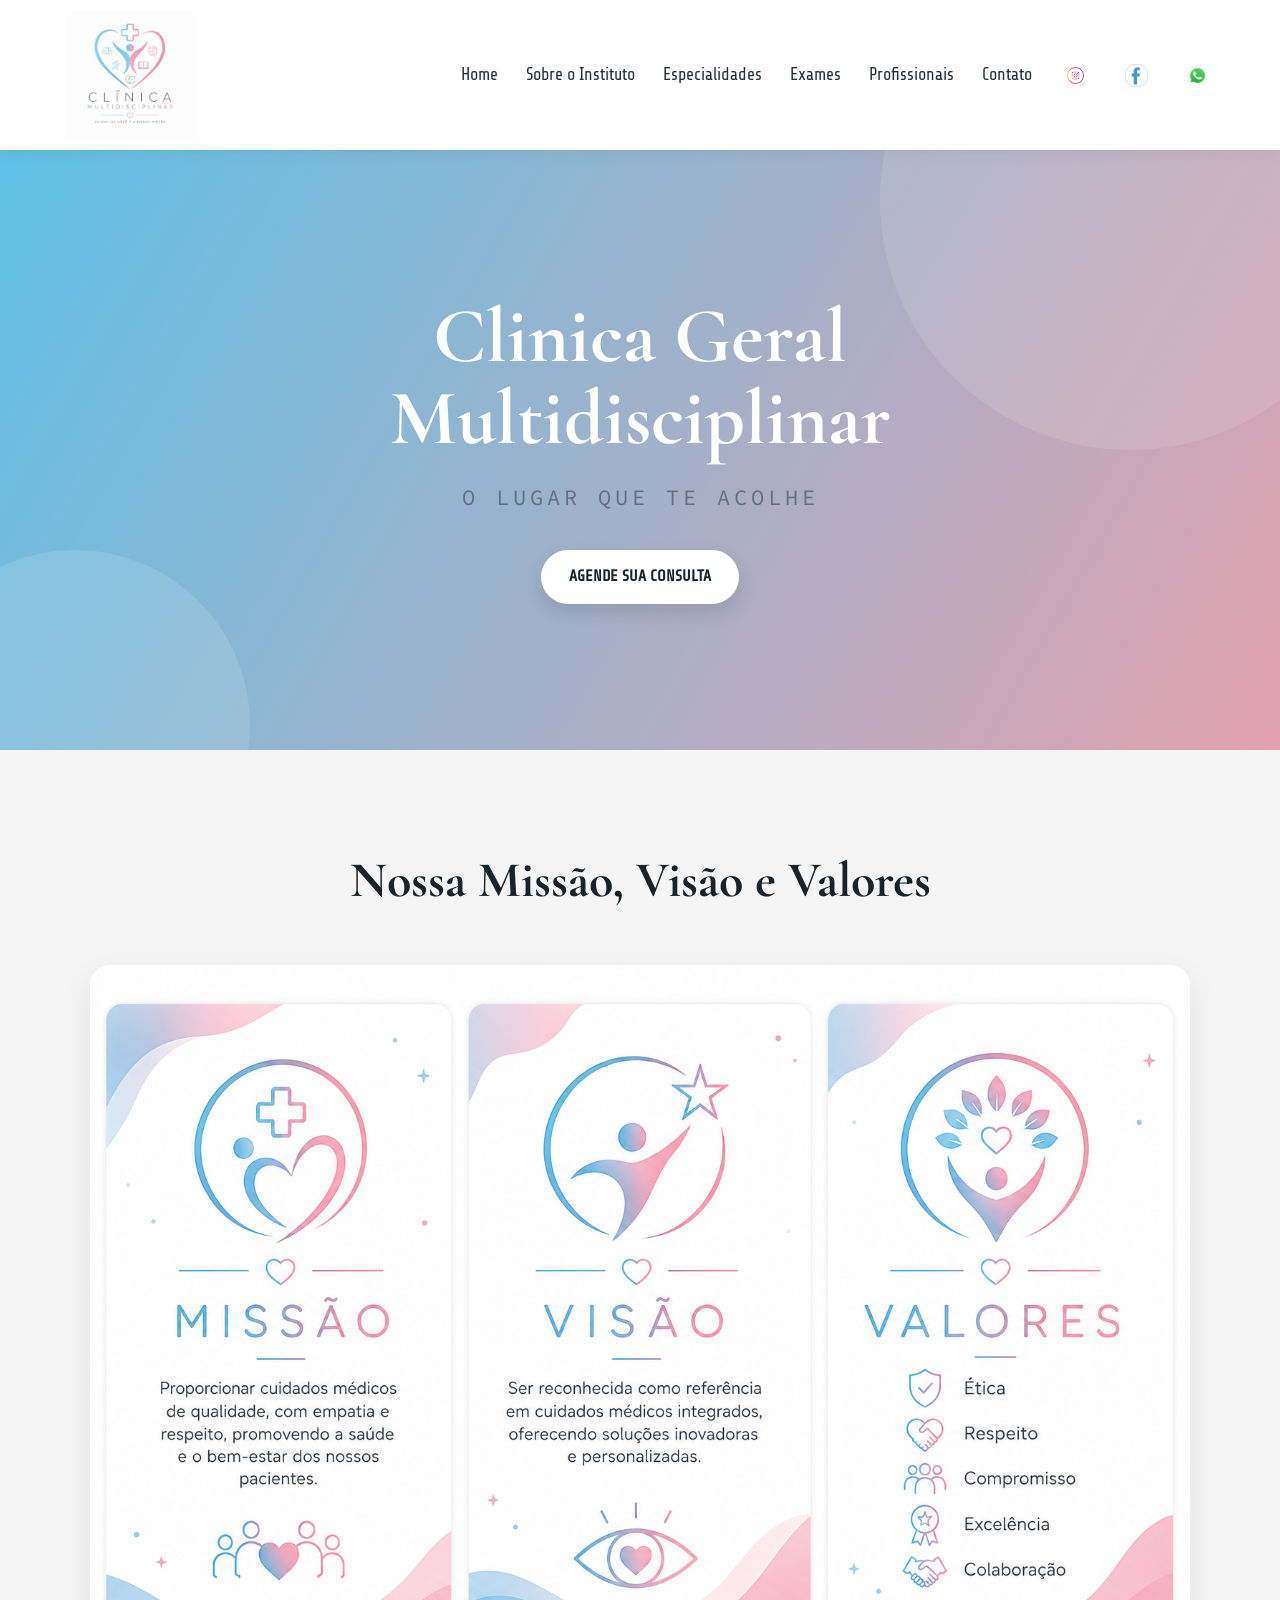
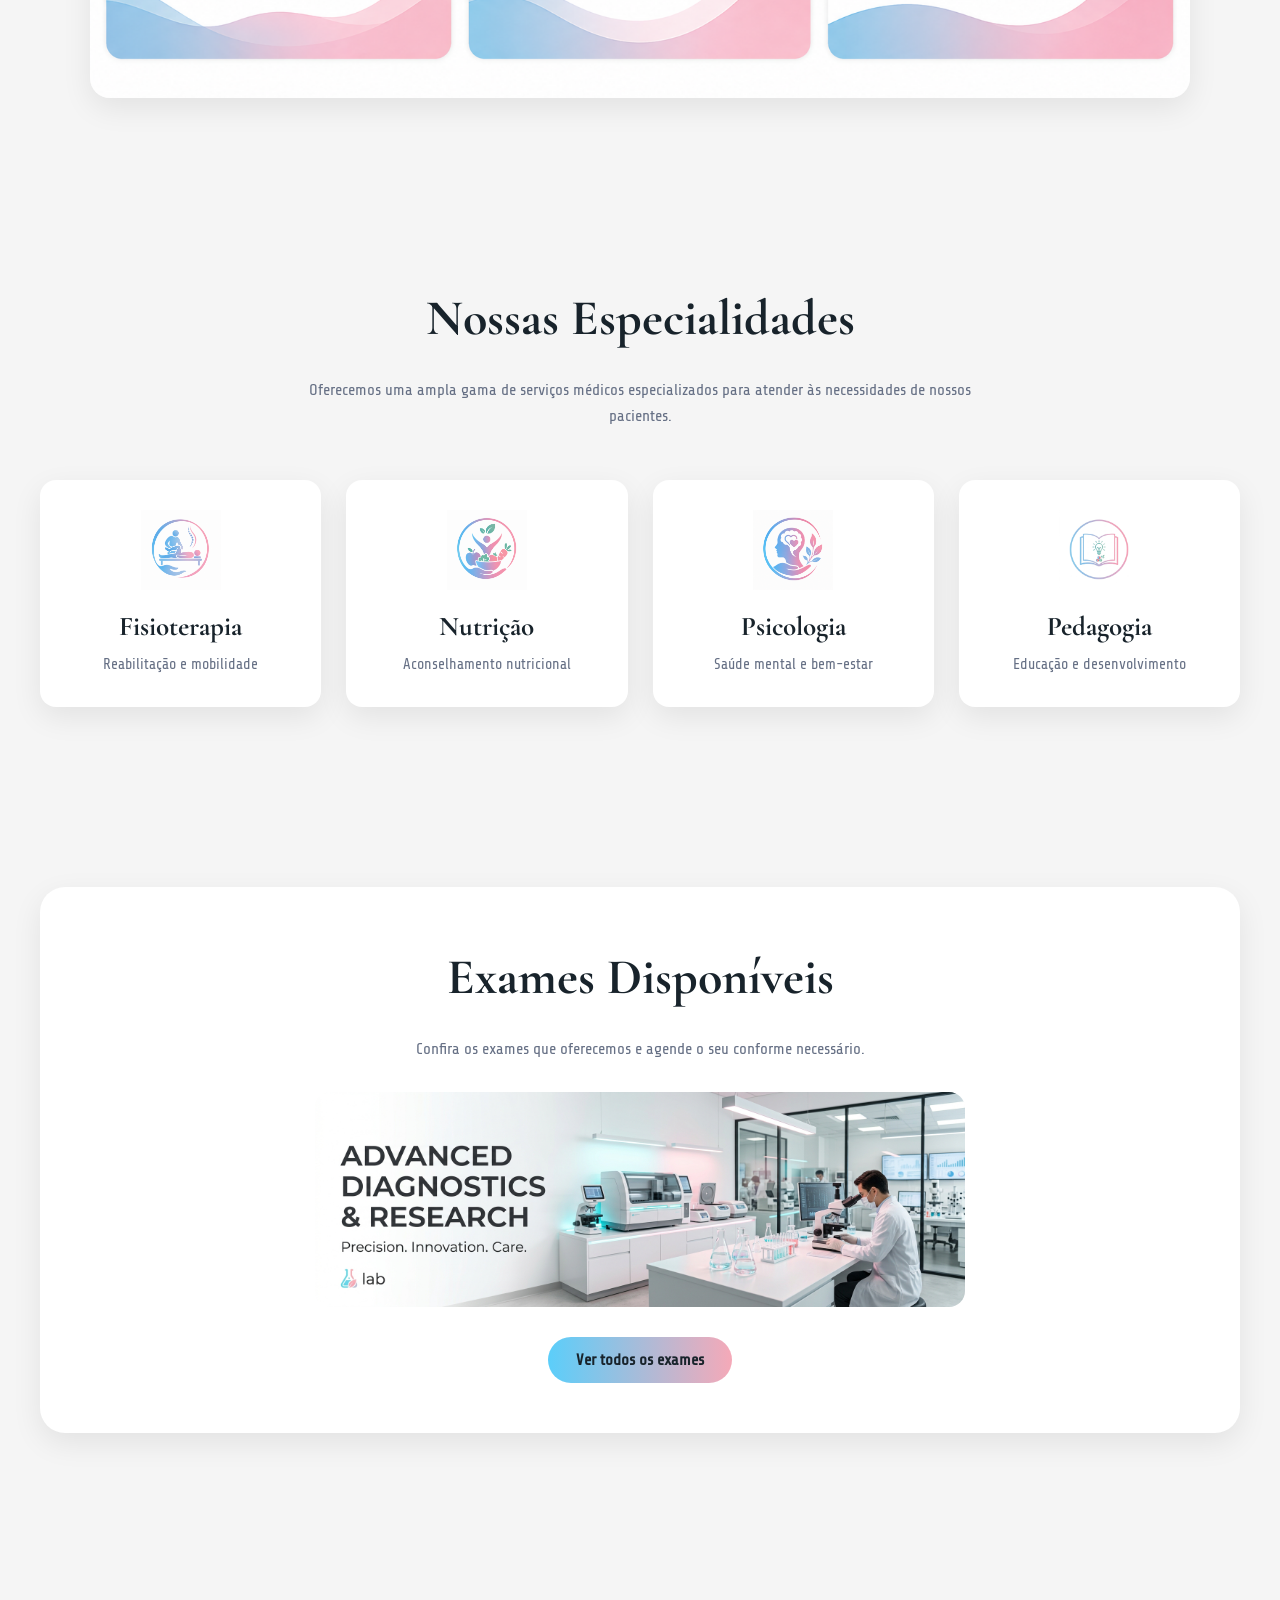
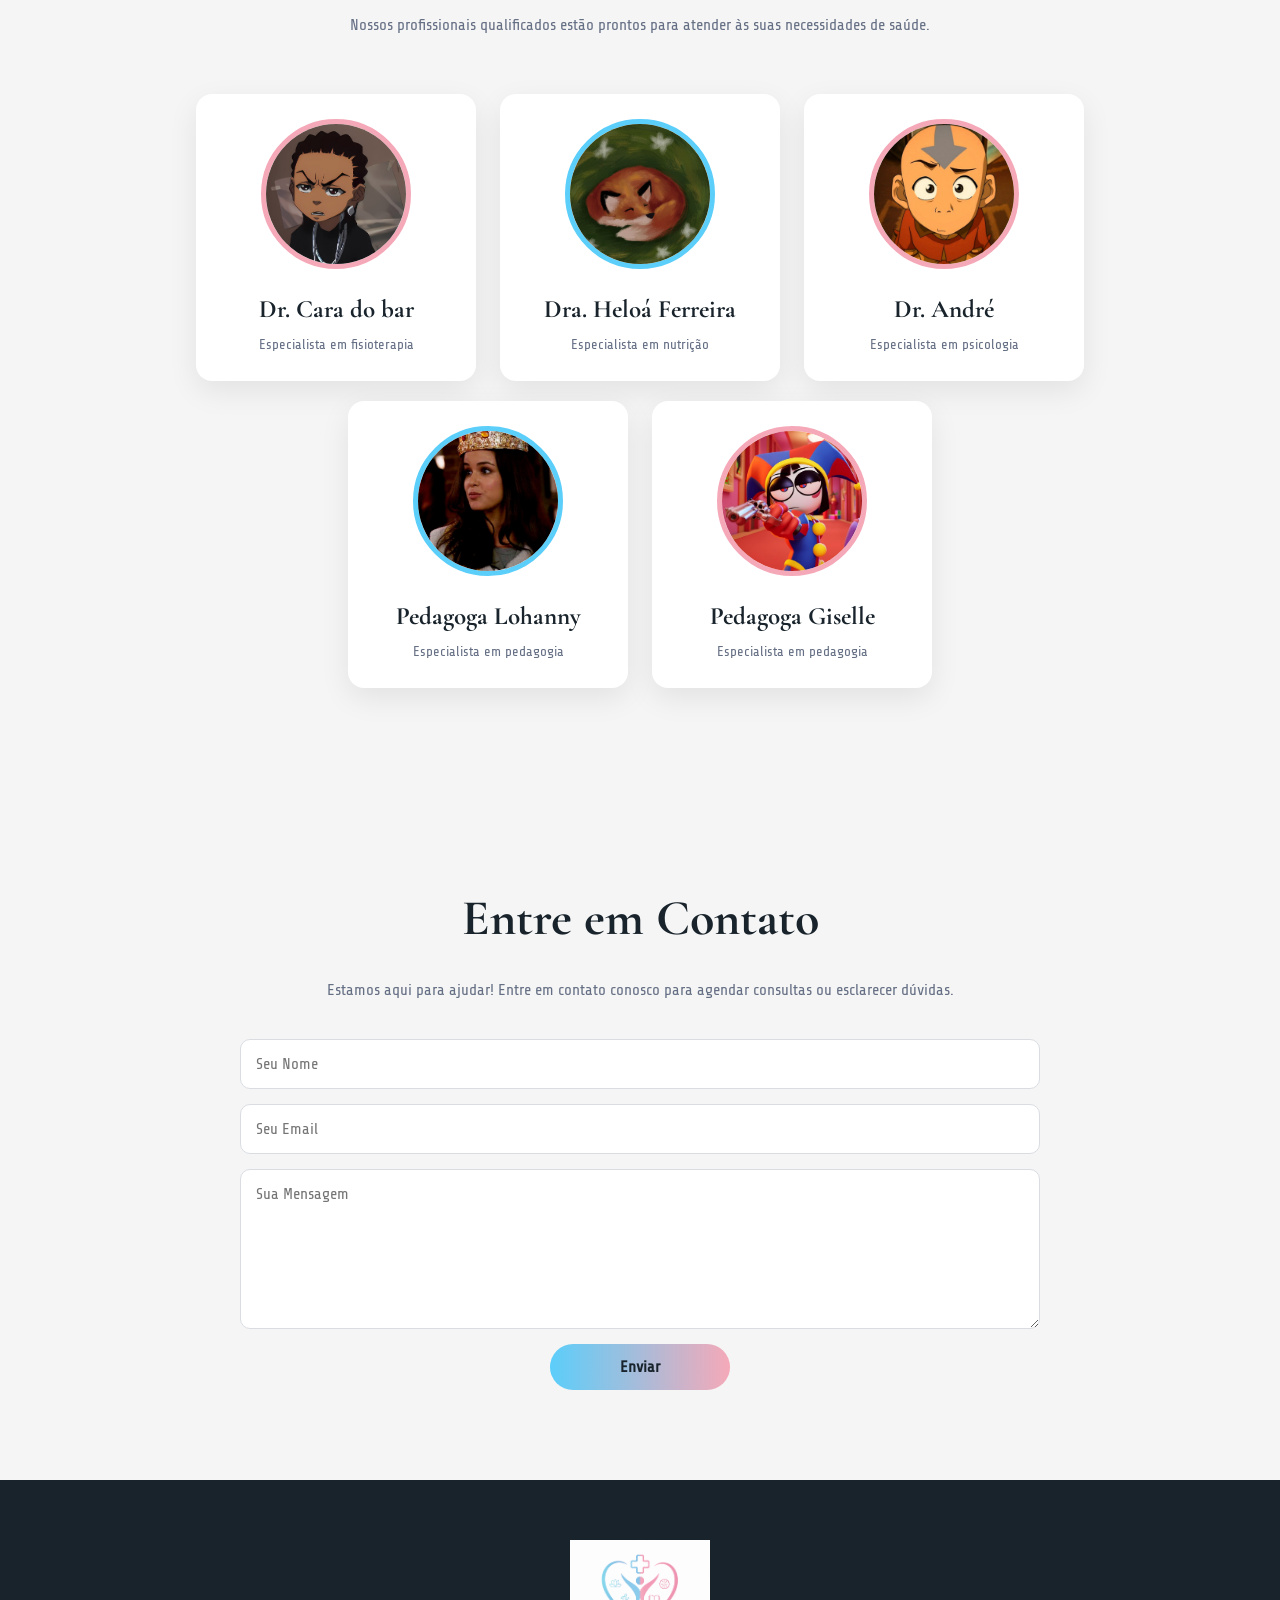
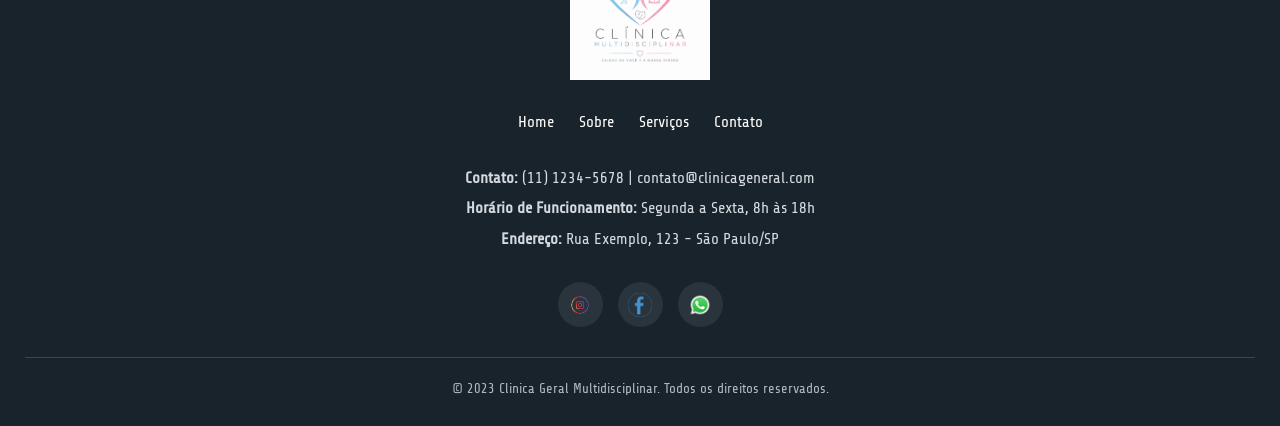
<file: index.html>
<!DOCTYPE html>
<html lang="pt-BR">
<head>
    <meta charset="UTF-8">
    <meta name="viewport" content="width=device-width, initial-scale=1.0">
    <link rel="stylesheet" href="./css/style.css">
    <title>Clinica Geral Multidisciplinar</title>
</head>
<body>
    
    <header>
        <nav>
            
            <div class="nav-container">
                
                <a href="index.html" class="logo-link">
                    <img src="assets/img/logo.png" class="logo-header" alt="Clinica Geral Multidisciplinar" />
                </a>

                <ul class="nav-links">
                    <li><a href="#home">Home</a></li>
                    <li><a href="./html/instituto.html">Sobre o Instituto</a></li>
                    <li><a href="#especialidades">Especialidades</a></li>
                    <li><a href="#exames">Exames</a></li>
                    <li><a href="#profissionais">Profissionais</a></li>
                    <li><a href="#contato">Contato</a></li>
                </ul>

                <a href="https://www.instagram.com" class="social-link" target="_blank" rel="noopener noreferrer">
                    <img src="assets/img/instagram.png" class="social-icon" alt="Instagram" />
                </a>

                <a href="https://www.facebook.com" class="social-link" target="_blank" rel="noopener noreferrer">
                    <img src="assets/img/facebook.png" class="social-icon" alt="Facebook" /> 
                </a>

                <a href="https://wa.me/SEU_NUMERO" class="social-link" target="_blank" rel="noopener noreferrer">
                    <img src="assets/img/whatsapp.png" class="social-icon" alt="WhatsApp" />
                </a>

                <button class="menu-hamburger" id="menuToggle" aria-label="Menu">
                    <span></span>
                    <span></span>
                    <span></span>
                </button>

            </div>
        </nav>
    </header>

    <main>

        <section id="home">
            <div class="banner-overlay"></div>
            <div class="banner-content">

                <h1 class="banner-title">Clinica Geral Multidisciplinar</h1>

                <p class="banner-description">O LUGAR QUE TE ACOLHE</p>

                <a href="./html/contato.html" class="btn">AGENDE SUA CONSULTA</a>

            </div>
        </section>

        <section>

            <div class="mvv">

                <h2 class="mvv-title">Nossa Missão, Visão e Valores</h2>

                <img 
                    src="assets/img/mvv.png" 
                    class="mvv-image" 
                    alt="Missão, Visão e Valores da Clínica Multidisciplinar"
                >

            </div>

        </section>

        <section id="especialidades">
            <div class="especialidades">
                
                <h2 class="especialidades-title">Nossas Especialidades</h2>
                <p class="especialidades-description">Oferecemos uma ampla gama de serviços médicos especializados para atender às necessidades de nossos pacientes.</p>
                
                <div class="especialidades-nomes">

                    <div class="especialidade-card">

                        <img 
                            src="assets/img/fisioterapia.png" 
                            class="especialidade-icon" 
                            alt="Fisioterapia"
                        >

                        <h3>Fisioterapia</h3>

                        <p>Reabilitação e mobilidade</p>

                    </div>


                    <div class="especialidade-card">

                        <img 
                            src="assets/img/nutricao.png" 
                            class="especialidade-icon" 
                            alt="Nutrição"
                        >

                        <h3>Nutrição</h3>

                        <p>Aconselhamento nutricional</p>

                    </div>


                    <div class="especialidade-card">

                        <img 
                            src="assets/img/psicologia.png" 
                            class="especialidade-icon" 
                            alt="Psicologia"
                        >

                        <h3>Psicologia</h3>

                        <p>Saúde mental e bem-estar</p>

                    </div>


                    <div class="especialidade-card">

                        <img 
                            src="assets/img/pedagogia.png" 
                            class="especialidade-icon" 
                            alt="Pedagogia"
                        >

                        <h3>Pedagogia</h3>

                        <p>Educação e desenvolvimento</p>

                    </div>

                </div>
            </div>
        </section>

        <section id="exames">
            <div class="exames">
                
                <h2>Exames Disponíveis</h2>
                <p>Confira os exames que oferecemos e agende o seu conforme necessário.</p>

                <img src="assets/img/exames.png" class="exames-image" alt="Exames Disponíveis" />

                <button class="btn-exames">Ver todos os exames</button>

            </div>
        </section>

        <section id="profissionais">
            <div class="profissionais">
                <p>Nossos profissionais qualificados estão prontos para atender às suas necessidades de saúde.</p>

                <div class="team-card">
                    <img src="assets/img/medico1.png" class="team-image" alt="Dr. Cara do bar" />
                    <h4>Dr. Cara do bar</h4>
                    <p>Especialista em fisioterapia</p>
                </div>

                <div class="team-card">
                    <img src="assets/img/medico2.png" class="team-image" alt="Dra. Heloá Ferreira" />
                    <h4>Dra. Heloá Ferreira</h4>
                    <p>Especialista em nutrição</p>
                </div>

                <div class="team-card">
                    <img src="assets/img/medico3.png" class="team-image" alt="Dr. André" />
                    <h4>Dr. André</h4>
                    <p>Especialista em psicologia</p>
                </div>
                
                <div class="team-card">
                    <img src="assets/img/medico4.png" class="team-image" alt="Pedagoga Lohanny" />
                    <h4>Pedagoga Lohanny</h4>
                    <p>Especialista em pedagogia</p>
                </div>

                <div class="team-card">
                    <img src="assets/img/medico5.png" class="team-image" alt="Pedagoga Giselle" />
                    <h4>Pedagoga Giselle</h4>
                    <p>Especialista em pedagogia</p>
                </div>
            </div>
        </section>

        <section id="contato">
            <div class="contato">
                <h2>Entre em Contato</h2>
                <p>Estamos aqui para ajudar! Entre em contato conosco para agendar consultas ou esclarecer dúvidas.</p>

                <form action="#" method="post" class="contact-form">
                    <input type="text" name="name" placeholder="Seu Nome" required>
                    <input type="email" name="email" placeholder="Seu Email" required>
                    <textarea name="message" placeholder="Sua Mensagem" required></textarea>
                    <button type="submit">Enviar</button>
                </form>

            </div>
        </section>
    </main>

    <footer>
        <div class="footer-logo">
            <img src="assets/img/logo.png" class="logo-footer" alt="Clinica Geral Multidisciplinar" />
        </div>

        <div class="footer-links">
            <ul>
                <li><a href="index.html">Home</a></li>
                <li><a href="./html/contato.html">Sobre</a></li>
                <li><a href="./html/servicos.html">Serviços</a></li>
                <li><a href="./html/contato.html">Contato</a></li>
            </ul>

        </div>

        <div class="contato-footer">
            <p><strong>Contato:</strong> (11) 1234-5678 | contato@clinicageneral.com</p>
            <p><strong>Horário de Funcionamento:</strong> Segunda a Sexta, 8h às 18h</p>
            <p><strong>Endereço:</strong> Rua Exemplo, 123 - São Paulo/SP</p>
        </div>

        <div class="link-redes">
            <a href="https://www.instagram.com" target="_blank" rel="noopener noreferrer">
                <img src="assets/img/instagram.png" class="social-icon-footer" alt="Instagram" />
            </a>

            <a href="https://www.facebook.com" target="_blank" rel="noopener noreferrer">
                <img src="assets/img/facebook.png" class="social-icon-footer" alt="Facebook" /> 
            </a>

            <a href="https://wa.me/SEU_NUMERO" target="_blank" rel="noopener noreferrer">
                <img src="assets/img/whatsapp.png" class="social-icon-footer" alt="WhatsApp" />
            </a>
        </div>

        <hr>

        <p>&copy; 2023 Clinica Geral Multidisciplinar. Todos os direitos reservados.</p>
    </footer>


    <script src="./javascript/menu.js"></script>

</body>
</html>
</file>
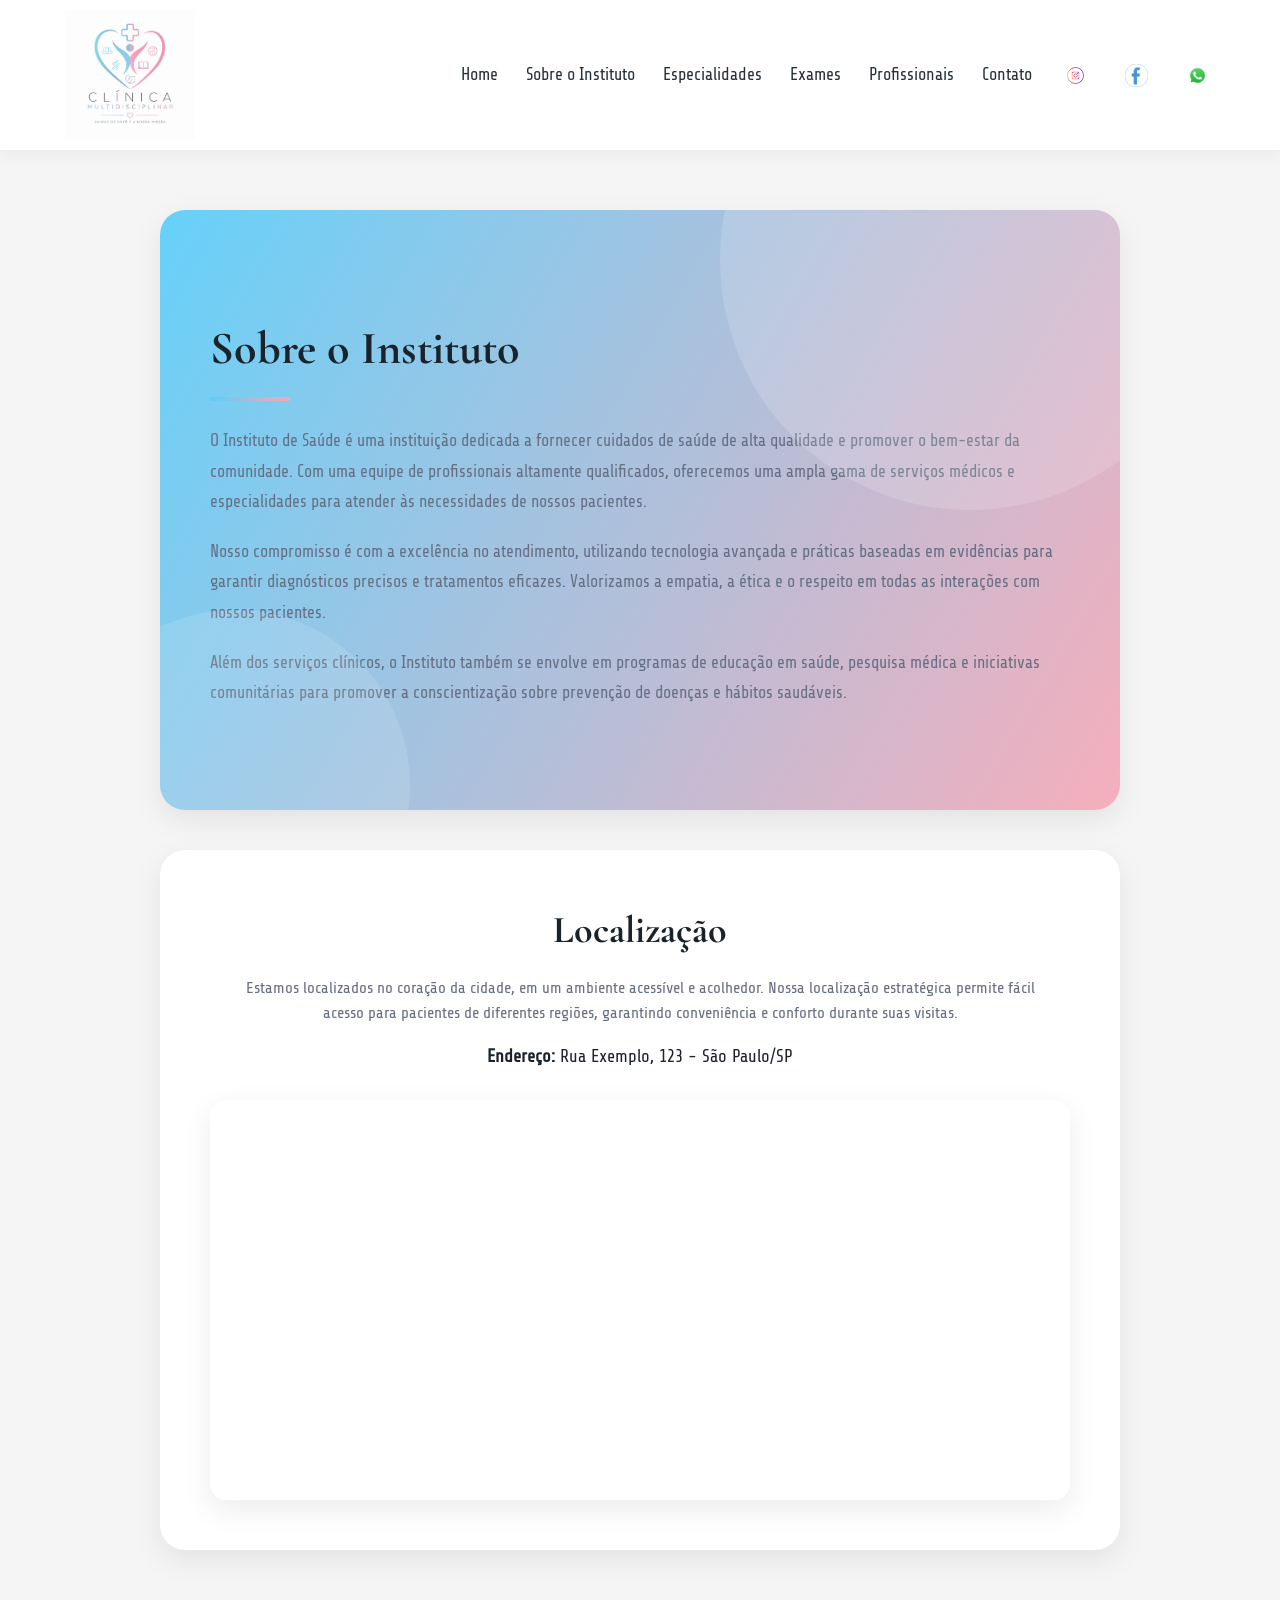
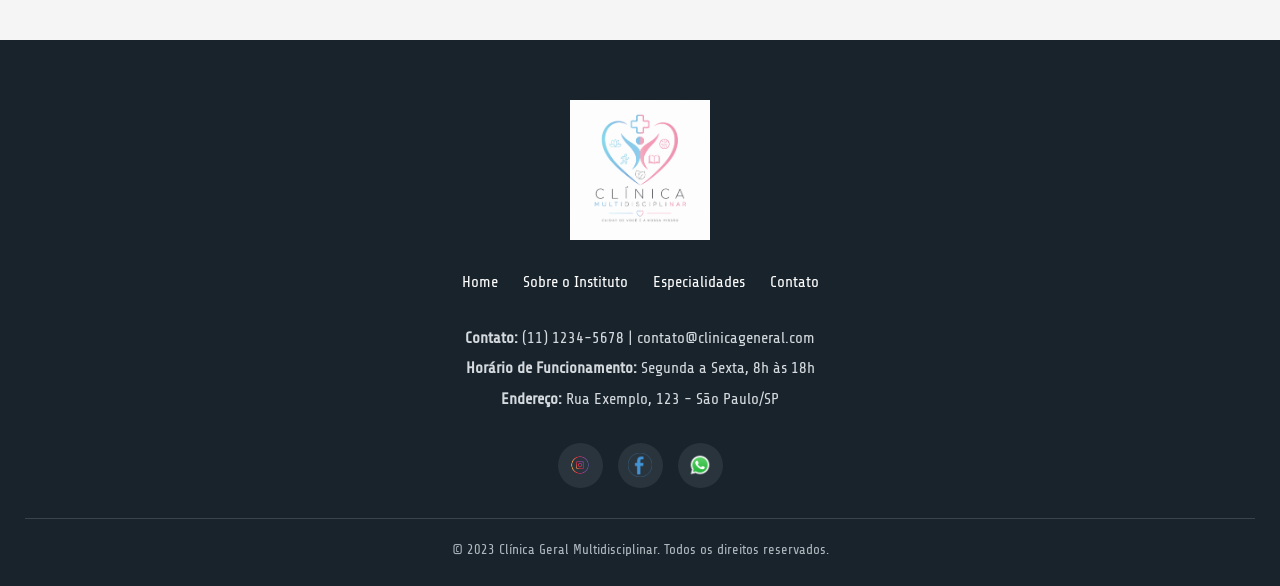
<file: html/instituto.html>
<!DOCTYPE html>
<html lang="pt-BR">
<head>
    <meta charset="UTF-8">
    <meta name="viewport" content="width=device-width, initial-scale=1.0">
    <title>Sobre o Instituto - Clínica Geral Multidisciplinar</title>
    <link rel="stylesheet" href="../css/style.css">  
</head>
<body>

    <header>
        <nav>
            <div class="nav-container">
                <a href="../index.html" class="logo-link">
                    <img src="../assets/img/logo.png" class="logo-header" alt="Clínica Geral Multidisciplinar" />
                </a>

                <ul class="nav-links">
                    <li><a href="../index.html">Home</a></li>
                    <li><a href="instituto.html">Sobre o Instituto</a></li>
                    <li><a href="../index.html#especialidades">Especialidades</a></li>
                    <li><a href="../index.html#exames">Exames</a></li>
                    <li><a href="../index.html#profissionais">Profissionais</a></li>
                    <li><a href="../index.html#contato">Contato</a></li>
                </ul>

                <a href="https://www.instagram.com" class="social-link" target="_blank" rel="noopener noreferrer">
                    <img src="../assets/img/instagram.png" class="social-icon" alt="Instagram" />
                </a>

                <a href="https://www.facebook.com" class="social-link" target="_blank" rel="noopener noreferrer">
                    <img src="../assets/img/facebook.png" class="social-icon" alt="Facebook" /> 
                </a>

                <a href="https://wa.me/SEU_NUMERO" class="social-link" target="_blank" rel="noopener noreferrer">
                    <img src="../assets/img/whatsapp.png" class="social-icon" alt="WhatsApp" />
                </a>

                <button class="menu-hamburger" id="menuToggle" aria-label="Menu">
                    <span></span>
                    <span></span>
                    <span></span>
                </button>
            </div>
        </nav>
    </header>

    <main class="instituto-main">
        <section class="instituto-card">
            <h1>Sobre o Instituto</h1>
            <p>O Instituto de Saúde é uma instituição dedicada a fornecer cuidados de saúde de alta qualidade e promover o bem-estar da comunidade. Com uma equipe de profissionais altamente qualificados, oferecemos uma ampla gama de serviços médicos e especialidades para atender às necessidades de nossos pacientes.</p>
            <p>Nosso compromisso é com a excelência no atendimento, utilizando tecnologia avançada e práticas baseadas em evidências para garantir diagnósticos precisos e tratamentos eficazes. Valorizamos a empatia, a ética e o respeito em todas as interações com nossos pacientes.</p>
            <p>Além dos serviços clínicos, o Instituto também se envolve em programas de educação em saúde, pesquisa médica e iniciativas comunitárias para promover a conscientização sobre prevenção de doenças e hábitos saudáveis.</p>
        </section>

        <section class="localizacao-card">
            <h2>Localização</h2>
            <p>Estamos localizados no coração da cidade, em um ambiente acessível e acolhedor. Nossa localização estratégica permite fácil acesso para pacientes de diferentes regiões, garantindo conveniência e conforto durante suas visitas.</p>
            
            <p class="endereco-destaque"><strong>Endereço:</strong> Rua Exemplo, 123 - São Paulo/SP</p>

            <div class="map-container">
                <iframe src="https://www.google.com/maps/embed?pb=!1m18!1m12!1m3!1d3657.097587029255!2d-46.65390548502217!3d-23.56309078468082!2m3!1f0!2f0!3f0!3m2!1i1024!2i768!4f13.1!3m3!1m2!1s0x94ce59c8da0aa315%3A0xd59f9431f120c9d0!2sAv.%20Paulista%20-%20Bela%20Vista%2C%20S%C3%A3o%20Paulo%20-%20SP!5e0!3m2!1spt-BR!2sbr!4v1620000000000!5m2!1spt-BR!2sbr" width="100%" height="450" style="border:0;" allowfullscreen="" loading="lazy" referrerpolicy="no-referrer-when-downgrade"></iframe>
            </div>
        </section>
    </main>

    <footer>
        <div class="footer-logo">
            <img src="../assets/img/logo.png" class="logo-footer" alt="Clínica Geral Multidisciplinar" />
        </div>

        <div class="footer-links">
            <ul>
                <li><a href="../index.html">Home</a></li>
                <li><a href="instituto.html">Sobre o Instituto</a></li>
                <li><a href="../index.html#especialidades">Especialidades</a></li>
                <li><a href="../index.html#contato">Contato</a></li>
            </ul>
        </div>

        <div class="contato-footer">
            <p><strong>Contato:</strong> (11) 1234-5678 | contato@clinicageneral.com</p>
            <p><strong>Horário de Funcionamento:</strong> Segunda a Sexta, 8h às 18h</p>
            <p><strong>Endereço:</strong> Rua Exemplo, 123 - São Paulo/SP</p>
        </div>

        <div class="link-redes">
            <a href="https://www.instagram.com" target="_blank" rel="noopener noreferrer">
                <img src="../assets/img/instagram.png" class="social-icon-footer" alt="Instagram" />
            </a>

            <a href="https://www.facebook.com" target="_blank" rel="noopener noreferrer">
                <img src="../assets/img/facebook.png" class="social-icon-footer" alt="Facebook" /> 
            </a>

            <a href="https://wa.me/SEU_NUMERO" target="_blank" rel="noopener noreferrer">
                <img src="../assets/img/whatsapp.png" class="social-icon-footer" alt="WhatsApp" />
            </a>
        </div>

        <hr>

        <p>&copy; 2023 Clínica Geral Multidisciplinar. Todos os direitos reservados.</p>
    </footer>

    <script src="../javascript/menu.js"></script>
</body>
</html>
</file>
<file: css/style.css>
/* =========================================================
   IMPORTAÇÃO DAS FONTES
========================================================= */

@import url('https://fonts.googleapis.com/css2?family=Cormorant+Garamond:wght@400;500;600;700&family=Share+Tech&family=Source+Code+Pro:wght@400;500;600&display=swap');


/* =========================================================
   VARIÁVEIS
========================================================= */

:root {
    --cor-primary: #5BCEFA;
    --cor-secondary: #F5A9B8;

    --cor-primary-dark: #3AAEDB;
    --cor-secondary-dark: #D98296;

    --cor-background: #F5F5F5;
    --cor-white: #FFFFFF;

    --cor-texto: #263238;
    --cor-texto-claro: #667085;

    --cor-dark: #18232B;

    --sombra: 0 10px 30px rgba(0, 0, 0, 0.08);
    --sombra-hover: 0 15px 35px rgba(0, 0, 0, 0.14);

    --raio: 16px;

    --widthImg: 100%;
    --heightImg: auto;

    --transicao: 0.3s ease;
}


/* =========================================================
   RESET
========================================================= */

* {
    margin: 0;
    padding: 0;
    box-sizing: border-box;
}

html {
    scroll-behavior: smooth;
}

body {
    font-family: 'Share Tech', sans-serif;
    background-color: var(--cor-background);
    color: var(--cor-texto);
    line-height: 1.6;
}

img {
    max-width: 100%;
    height: auto;
    display: block;
}

a {
    text-decoration: none;
    color: inherit;
}

button,
input,
textarea {
    font-family: inherit;
}

button {
    cursor: pointer;
}


/* =========================================================
   NAVBAR
========================================================= */

header {
    width: 100%;
    background-color: var(--cor-white);

    position: sticky;
    top: 0;
    z-index: 1000;

    box-shadow: 0 3px 15px rgba(0, 0, 0, 0.06);
}

nav {
    width: 100%;
}

.nav-container {
    max-width: 1200px;
    margin: 0 auto;

    min-height: 80px;

    padding: 10px 25px;

    display: flex;
    align-items: center;
    gap: 25px;
}


/* Logo */

.logo-link {
    display: flex;
    align-items: center;

    margin-right: auto;
}

.logo-header {
    width: 130px;
    height: auto;

    transition: var(--transicao);
}

.logo-header:hover {
    transform: scale(1.04);
}


/* Links */

.nav-links {
    list-style: none;

    display: flex;
    align-items: center;
    gap: 28px;
}

.nav-links a {
    position: relative;

    color: var(--cor-texto);
    font-size: 17px;

    padding: 8px 0;

    transition: var(--transicao);
}

.nav-links a::after {
    content: "";

    position: absolute;
    left: 0;
    bottom: 0;

    width: 0;
    height: 2px;

    background: linear-gradient(
        to right,
        var(--cor-primary),
        var(--cor-secondary)
    );

    transition: var(--transicao);
}

.nav-links a:hover {
    color: var(--cor-primary-dark);
}

.nav-links a:hover::after {
    width: 100%;
}


/* =========================================================
   REDES SOCIAIS
========================================================= */

.social-link {
    display: flex;
    align-items: center;
    justify-content: center;

    width: 36px;
    height: 36px;

    border-radius: 50%;

    transition: var(--transicao);
}

.social-icon {
    width: 23px;
    height: 23px;

    object-fit: contain;
}

.social-link:hover {
    background-color: var(--cor-background);
    transform: translateY(-3px);
}


/* =========================================================
   MENU HAMBÚRGUER
========================================================= */

.menu-hamburger {
    display: none;

    width: 40px;
    height: 40px;

    border: none;
    background: transparent;

    flex-direction: column;
    justify-content: center;
    align-items: center;

    gap: 5px;
}

.menu-hamburger span {
    width: 25px;
    height: 3px;

    border-radius: 10px;

    background-color: var(--cor-dark);
}


/* =========================================================
   BANNER PRINCIPAL
========================================================= */

main > section:first-child {
    min-height: 600px;

    position: relative;

    display: flex;
    align-items: center;
    justify-content: center;

    overflow: hidden;

    background:
        linear-gradient(
            120deg,
            rgba(91, 206, 250, 0.92),
            rgba(245, 169, 184, 0.92)
        );
}


/* brilho decorativo */

main > section:first-child::before {
    content: "";

    position: absolute;

    width: 500px;
    height: 500px;

    border-radius: 50%;

    background: rgba(255, 255, 255, 0.15);

    top: -200px;
    right: -100px;
}

main > section:first-child::after {
    content: "";

    position: absolute;

    width: 350px;
    height: 350px;

    border-radius: 50%;

    background: rgba(255, 255, 255, 0.12);

    bottom: -150px;
    left: -100px;
}


/* Overlay */

.banner-overlay {
    position: absolute;

    inset: 0;

    background: rgba(0, 0, 0, 0.08);
}


/* Conteúdo */

.banner-content {
    position: relative;
    z-index: 2;

    max-width: 850px;

    padding: 40px 25px;

    text-align: center;

    color: var(--cor-white);
}

.banner-title {
    font-family: 'Cormorant Garamond', serif;

    font-size: clamp(42px, 7vw, 78px);

    font-weight: 700;

    line-height: 1.05;

    margin-bottom: 20px;
}

.banner-description {
    font-family: 'Source Code Pro', monospace;

    font-size: clamp(16px, 2vw, 22px);

    letter-spacing: 4px;

    margin-bottom: 35px;
}


/* =========================================================
   BOTÕES
========================================================= */

.btn,
.btn-exames,
.contact-form button {
    display: inline-block;

    border: none;
    border-radius: 50px;

    padding: 14px 28px;

    font-size: 16px;
    font-weight: 600;

    transition: var(--transicao);
}


/* Botão principal */

.btn {
    background-color: var(--cor-white);
    color: var(--cor-dark);

    box-shadow: 0 8px 20px rgba(0, 0, 0, 0.12);
}

.btn:hover {
    transform: translateY(-4px);

    box-shadow: 0 12px 25px rgba(0, 0, 0, 0.18);

    background-color: var(--cor-dark);
    color: var(--cor-white);
}


/* =========================================================
   SEÇÕES GERAIS
========================================================= */

main > section {
    padding: 90px 25px;
}

.mvv,
.especialidades,
.exames,
.profissionais,
.contato {
    max-width: 1200px;
    margin: 0 auto;
}

h2 {
    font-family: 'Cormorant Garamond', serif;

    font-size: clamp(35px, 5vw, 50px);

    text-align: center;

    color: var(--cor-dark);

    margin-bottom: 20px;
}

section p {
    color: var(--cor-texto-claro);
}


/* =========================================================
   MISSÃO, VISÃO E VALORES
========================================================= */

.mvv {
    max-width: 1200px;
    margin: 0 auto;

    text-align: center;
}

.mvv-title {
    margin-bottom: 45px;
}

.mvv-image {
    width: 100%;
    max-width: 1100px;

    height: auto;

    margin: 0 auto;

    border-radius: 20px;

    box-shadow: var(--sombra);

    transition: var(--transicao);
}

.mvv-image:hover {
    transform: translateY(-5px);

    box-shadow: var(--sombra-hover);
}

/* =========================================================
   ESPECIALIDADES
========================================================= */

.especialidades {
    text-align: center;
}

.especialidades-description {
    max-width: 700px;

    margin: 0 auto 50px;
}

.especialidades-nomes {
    display: grid;

    grid-template-columns: repeat(4, 1fr);

    gap: 25px;
}

.especialidades-nomes > img,
.especialidades-nomes > h3,
.especialidades-nomes > p {
    grid-column: auto;
}

.especialidade-icon {
    width: 80px;
    height: 80px;

    object-fit: contain;

    margin: 0 auto 15px;
}

.especialidades-nomes h3 {
    font-family: 'Cormorant Garamond', serif;

    font-size: 27px;

    color: var(--cor-dark);

    margin-bottom: 5px;
}

.especialidades-nomes p {
    font-size: 15px;
}

.especialidade-card {
    background-color: var(--cor-white);

    padding: 30px 20px;

    border-radius: var(--raio);

    box-shadow: var(--sombra);

    transition: var(--transicao);
}

.especialidade-card:hover {
    transform: translateY(-8px);

    box-shadow: var(--sombra-hover);
}


/* =========================================================
   EXAMES
========================================================= */

.exames {
    text-align: center;

    background-color: var(--cor-white);

    padding: 50px;

    border-radius: 25px;

    box-shadow: var(--sombra);
}

.exames > p {
    margin-bottom: 30px;
}

.exames-image {
    width: 100%;
    max-width: 650px;

    margin: 0 auto 30px;

    border-radius: var(--raio);
}

.btn-exames {
    background: linear-gradient(
        90deg,
        var(--cor-primary),
        var(--cor-secondary)
    );

    color: var(--cor-dark);
}

.btn-exames:hover {
    transform: translateY(-4px);

    box-shadow: var(--sombra-hover);
}


/* =========================================================
   PROFISSIONAIS
========================================================= */

.profissionais {
    text-align: center;
}

.profissionais > p {
    max-width: 700px;

    margin: 0 auto 45px;
}

.team-card {
    display: inline-flex;

    vertical-align: top;

    flex-direction: column;
    align-items: center;

    width: calc(25% - 20px);

    margin: 10px;

    padding: 25px 20px;

    background-color: var(--cor-white);

    border-radius: var(--raio);

    box-shadow: var(--sombra);

    transition: var(--transicao);
}

.team-card:hover {
    transform: translateY(-8px);

    box-shadow: var(--sombra-hover);
}

.team-image {
    width: 150px;
    height: 150px;

    object-fit: cover;

    border-radius: 50%;

    margin-bottom: 20px;

    border: 5px solid var(--cor-primary);
}

.team-card:nth-child(even) .team-image {
    border-color: var(--cor-secondary);
}

.team-card h4 {
    font-family: 'Cormorant Garamond', serif;

    font-size: 25px;

    color: var(--cor-dark);

    margin-bottom: 5px;
}

.team-card p {
    font-size: 14px;
}


/* =========================================================
   CONTATO
========================================================= */

.contato {
    max-width: 800px;

    text-align: center;
}

.contato > p {
    max-width: 650px;

    margin: 0 auto 35px;
}

.contact-form {
    display: flex;

    flex-direction: column;

    gap: 15px;

    text-align: left;
}

.contact-form input,
.contact-form textarea {
    width: 100%;

    border: 1px solid #D9DDE2;

    border-radius: 10px;

    padding: 15px;

    font-size: 16px;

    background-color: var(--cor-white);

    color: var(--cor-texto);

    outline: none;

    transition: var(--transicao);
}

.contact-form input:focus,
.contact-form textarea:focus {
    border-color: var(--cor-primary);

    box-shadow: 0 0 0 3px rgba(91, 206, 250, 0.15);
}

.contact-form textarea {
    min-height: 160px;

    resize: vertical;
}

.contact-form button {
    align-self: center;

    min-width: 180px;

    background: linear-gradient(
        90deg,
        var(--cor-primary),
        var(--cor-secondary)
    );

    color: var(--cor-dark);
}

.contact-form button:hover {
    transform: translateY(-3px);

    box-shadow: var(--sombra-hover);
}


/* =========================================================
   FOOTER
========================================================= */

footer {
    background-color: var(--cor-dark);

    color: var(--cor-white);

    padding: 60px 25px 25px;

    text-align: center;
}

.footer-logo {
    margin-bottom: 30px;
}

.logo-footer {
    width: 140px;

    margin: 0 auto;
}

.footer-links ul {
    list-style: none;

    display: flex;

    justify-content: center;

    flex-wrap: wrap;

    gap: 25px;

    margin-bottom: 30px;
}

.footer-links a {
    transition: var(--transicao);
}

.footer-links a:hover {
    color: var(--cor-primary);
}

.contato-footer {
    margin-bottom: 30px;
}

.contato-footer p {
    color: #D5DADF;

    margin: 5px 0;
}

.link-redes {
    display: flex;

    justify-content: center;

    gap: 15px;

    margin-bottom: 30px;
}

.link-redes a {
    display: flex;

    align-items: center;
    justify-content: center;

    width: 45px;
    height: 45px;

    border-radius: 50%;

    background-color: rgba(255, 255, 255, 0.08);

    transition: var(--transicao);
}

.link-redes a:hover {
    background-color: rgba(91, 206, 250, 0.2);

    transform: translateY(-4px);
}

.social-icon-footer {
    width: 24px;
    height: 24px;
}

footer hr {
    border: none;

    border-top: 1px solid rgba(255, 255, 255, 0.15);

    margin-bottom: 20px;
}

footer > p {
    color: #AEB7BE;

    font-size: 14px;
}
/* =========================================================
   PÁGINA: SOBRE O INSTITUTO (LAYOUT VERTICAL)
========================================================= */

.instituto-main {
    max-width: 1000px;
    margin: 0 auto;
    padding: 60px 20px 90px;
    display: flex;
    flex-direction: column; /* Garante alinhamento vertical dos cards */
    gap: 40px;
}

/* Card Sobre o Instituto */
.instituto-card {
    background-color: var(--cor-white);
    padding: 50px;
    border-radius: 25px;
    box-shadow: var(--sombra);
    
    /* Força o conteúdo interno a ficar um abaixo do outro */
    display: flex !important;
    flex-direction: column !important;
    align-items: flex-start;
    justify-content: flex-start;
    text-align: left;
}

.instituto-card h1 {
    font-family: 'Cormorant Garamond', serif;
    font-size: clamp(32px, 4vw, 46px);
    color: var(--cor-dark);
    margin-bottom: 25px;
    width: 100%;
}

.instituto-card h1::after {
    content: "";
    display: block;
    width: 80px;
    height: 4px;
    background: linear-gradient(
        90deg,
        var(--cor-primary),
        var(--cor-secondary)
    );
    margin-top: 12px;
    border-radius: 10px;
}

.instituto-card p {
    font-size: 1.05rem;
    line-height: 1.8;
    color: var(--cor-texto-claro);
    margin-bottom: 20px;
    width: 100%; /* Garante ocupar a largura total do card */
}

.instituto-card p:last-child {
    margin-bottom: 0;
}

/* Card Localização */
.localizacao-card {
    background-color: var(--cor-white);
    padding: 50px;
    border-radius: 25px;
    box-shadow: var(--sombra);
    display: flex !important;
    flex-direction: column !important;
    text-align: center;
}

.localizacao-card h2 {
    font-family: 'Cormorant Garamond', serif;
    font-size: clamp(28px, 3.5vw, 38px);
    color: var(--cor-dark);
    margin-bottom: 15px;
}

.localizacao-card p {
    font-size: 1rem;
    line-height: 1.6;
    color: var(--cor-texto-claro);
    max-width: 800px;
    margin: 0 auto 15px;
}

.localizacao-card .endereco-destaque {
    font-size: 1.1rem;
    color: var(--cor-dark);
    margin-bottom: 30px;
}

/* Container do Mapa */
.map-container {
    width: 100%;
    border-radius: var(--raio);
    overflow: hidden;
    box-shadow: var(--sombra);
}

.map-container iframe {
    width: 100%;
    height: 400px;
    display: block;
}


/* =========================================================
   RESPONSIVIDADE
========================================================= */


/* Tablets */

@media (max-width: 900px) {

    .nav-container {
        gap: 15px;
    }

    .nav-links {
        gap: 15px;
    }

    .social-link {
        display: none;
    }

    .mvv {
        grid-template-columns: 1fr;
    }

    .mvv-title {
        grid-column: auto;
    }

    .especialidades-nomes {
        grid-template-columns: repeat(2, 1fr);

        row-gap: 40px;
    }

    .team-card {
        width: calc(50% - 25px);
    }
}


/* Celulares */

@media (max-width: 650px) {

    main > section {
        padding: 65px 18px;
    }


    /* =========================================================
   NAVBAR MOBILE
========================================================= */

@media (max-width: 650px) {

    .nav-container {
        min-height: 70px;
        padding: 10px 18px;

        display: flex;
        flex-wrap: wrap;
        align-items: center;
    }

    .logo-header {
        width: 105px;
    }

    /* Botão hambúrguer */

    .menu-hamburger {
        display: flex;

        margin-left: auto;

        position: relative;
        z-index: 1001;
    }

    /* Menu */

    .nav-links {
        order: 3;

        width: 100%;

        display: none;

        flex-direction: column;

        gap: 0;

        padding: 10px 0;

        border-top: 1px solid #EEEEEE;
    }

    /* Quando o JavaScript adicionar .active */

    .nav-links.active {
        display: flex;
    }

    .nav-links li {
        width: 100%;

        text-align: center;
    }

    .nav-links a {
        display: block;

        width: 100%;

        padding: 12px;

        font-size: 16px;
    }

    /* Esconde redes sociais no celular */

    .social-link {
        display: none;
    }


    /* =====================================================
       BARRINHAS DO HAMBÚRGUER
    ===================================================== */

    .menu-hamburger span {
        display: block;

        width: 25px;
        height: 3px;

        border-radius: 10px;

        background-color: var(--cor-dark);

        transition: var(--transicao);
    }


    /* =====================================================
       ANIMAÇÃO HAMBÚRGUER → X
    ===================================================== */

    .menu-hamburger.active span:nth-child(1) {
        transform: translateY(8px) rotate(45deg);
    }

    .menu-hamburger.active span:nth-child(2) {
        opacity: 0;
    }

    .menu-hamburger.active span:nth-child(3) {
        transform: translateY(-8px) rotate(-45deg);
    }
}


    /* Banner */

    main > section:first-child {
        min-height: 520px;
    }

    .banner-title {
        font-size: 48px;
    }

    .banner-description {
        font-size: 14px;

        letter-spacing: 2px;
    }

    .btn {
        padding: 13px 22px;

        font-size: 14px;
    }


    /* MISSÃO, VISÃO E VALORES */

    @media (max-width: 650px) {

    .mvv {
        width: 100%;
    }

    .mvv-title {
        margin-bottom: 30px;
    }

    .mvv-image {
        width: 100%;

        border-radius: 12px;
    }
    }

    /* Especialidades */

    .especialidades-nomes {
        grid-template-columns: 1fr;

        gap: 35px;
    }


    /* Exames */

    .exames {
        padding: 35px 20px;
    }


    /* Profissionais */

    .team-card {
        display: flex;

        width: 100%;

        margin: 10px 0;
    }


    /* Footer */

    .footer-links ul {
        flex-direction: column;

        gap: 10px;
    }

    .contato-footer p {
        font-size: 14px;
    }
}
/* Ajuste Responsivo para Celulares */
@media (max-width: 650px) {
    .instituto-main {
        padding: 30px 15px 50px;
    }

    .instituto-card,
    .localizacao-card {
        padding: 30px 20px;
    }

    .map-container iframe {
        height: 280px;
    }
}


/* Celulares pequenos */

@media (max-width: 400px) {

    .banner-title {
        font-size: 40px;
    }

    h2 {
        font-size: 36px;
    }

    .nav-links {
        grid-template-columns: 1fr;
    }
}
</file>
